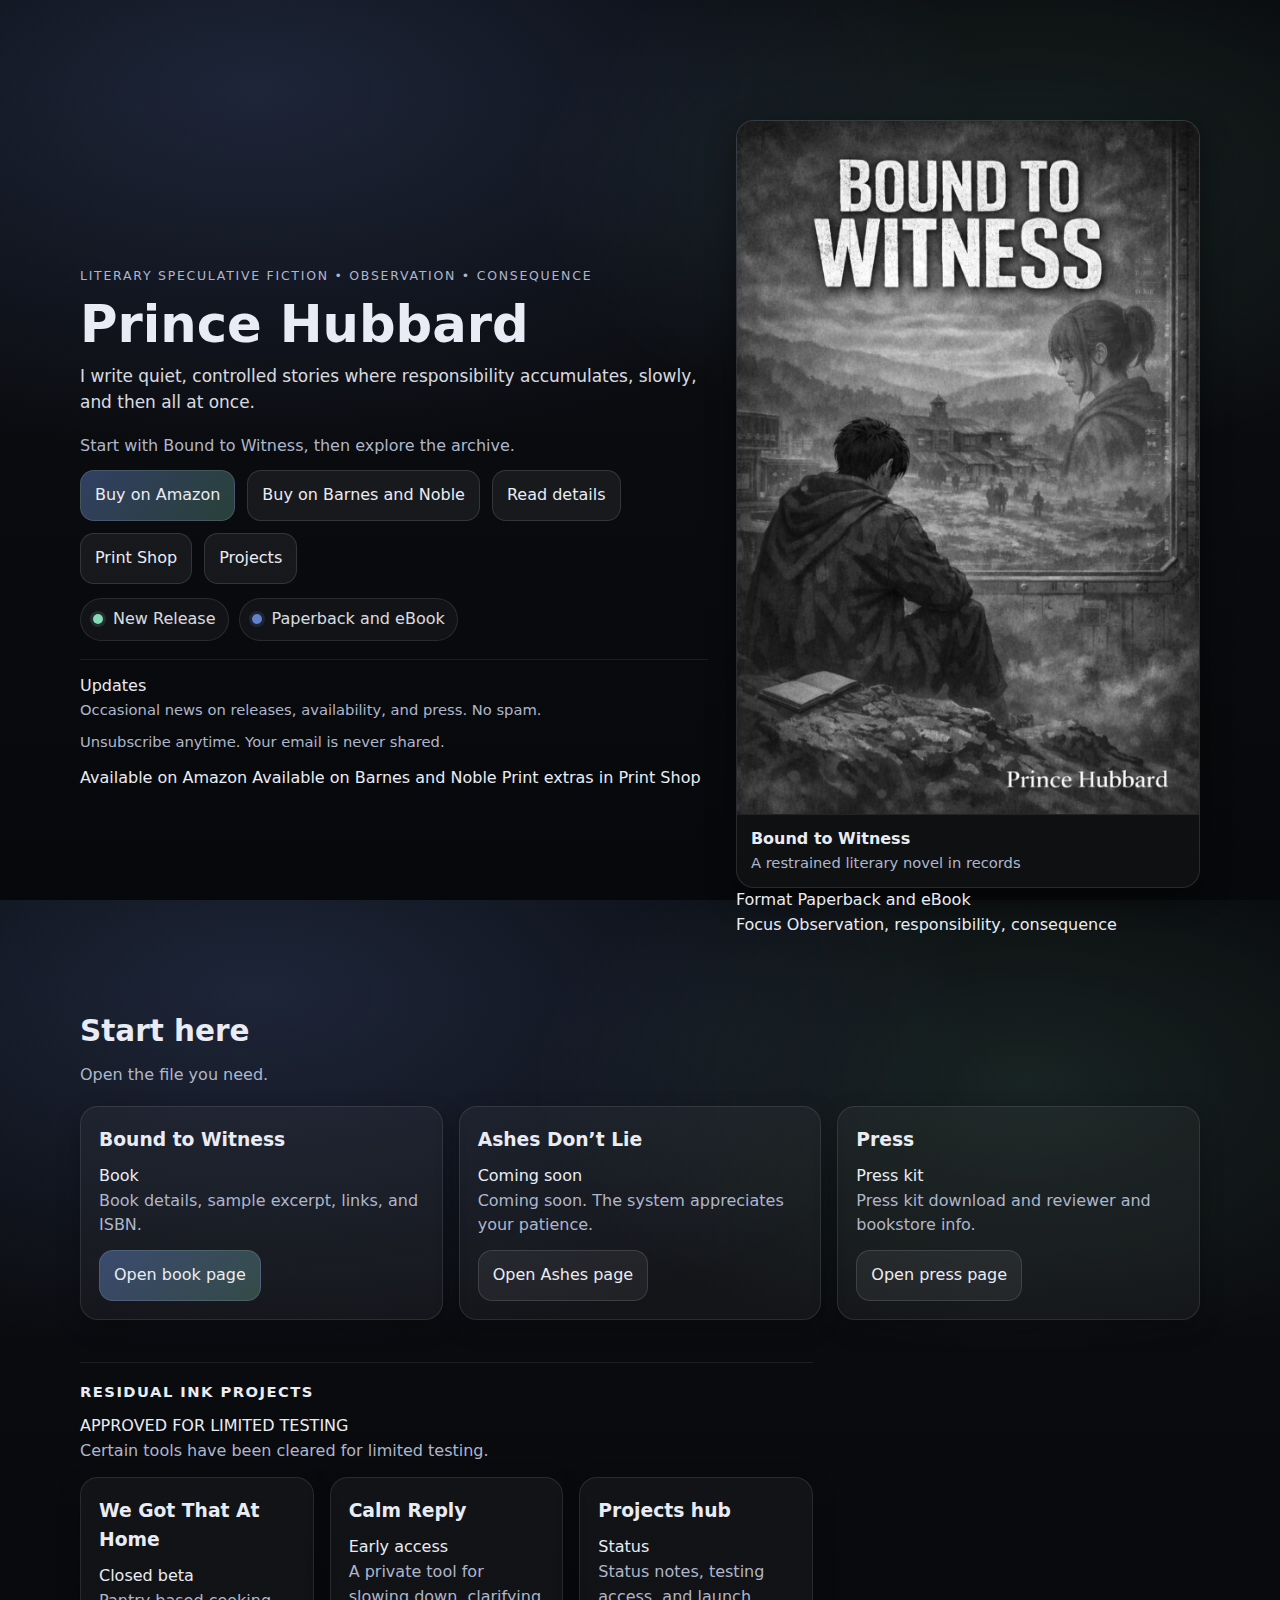
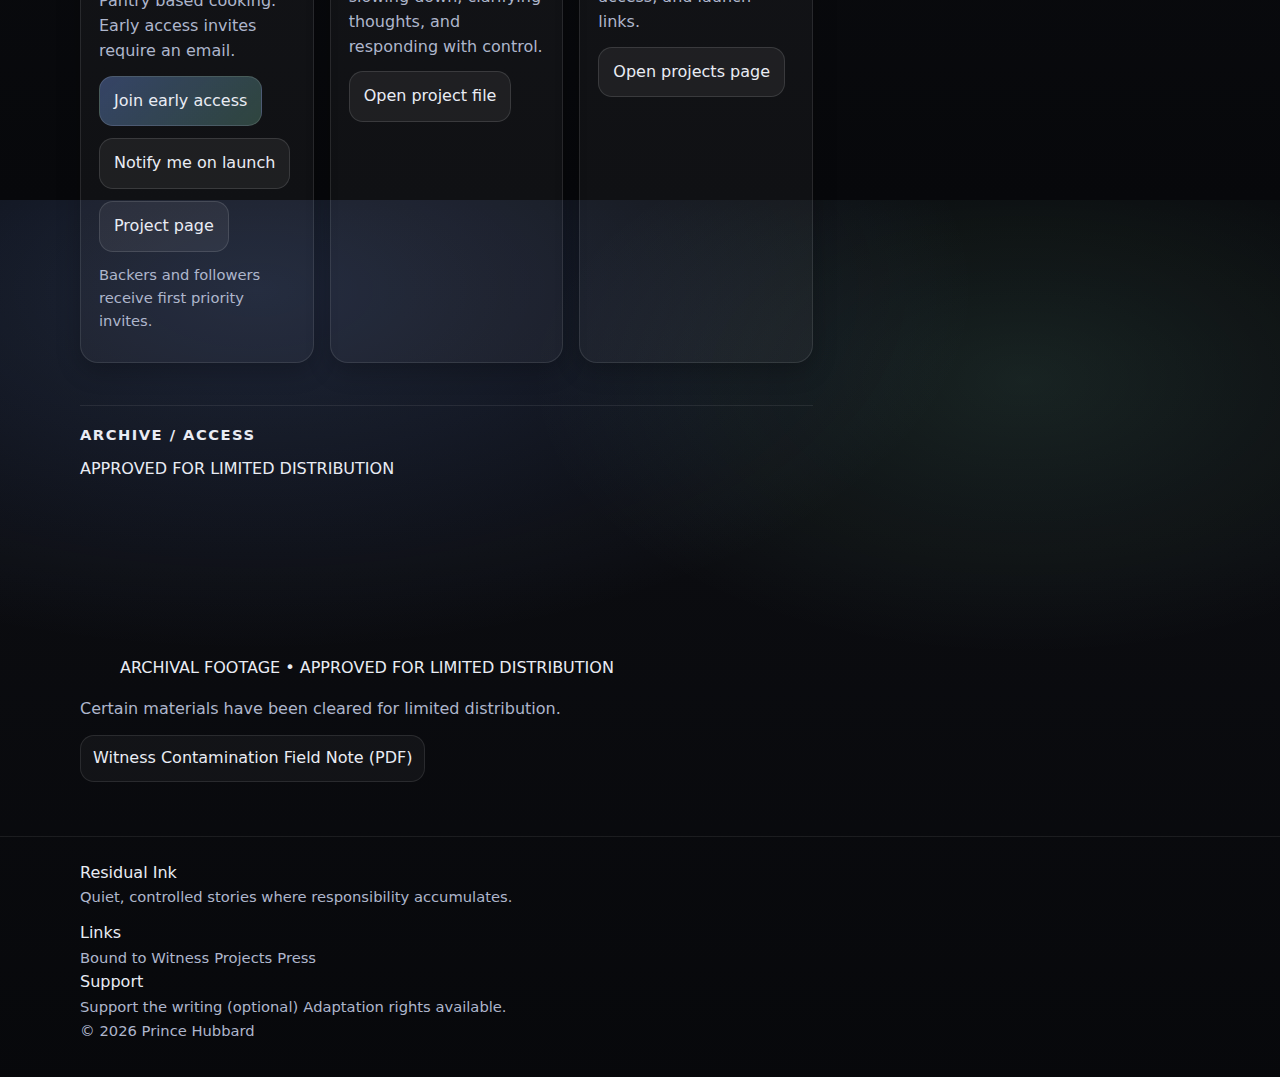
<file: index.html>
<!-- index.html (FULL REPLACEMENT) -->
<!doctype html>
<html lang="en">
<head>
  <meta
  name="description"
  content="We Got That At Home is on Kickstarter pre-launch. Follow now to support the smart pantry and recipe app."
/>
  <meta charset="utf-8" />
  <meta name="viewport" content="width=device-width,initial-scale=1" />

  <title>Prince Hubbard - Author of Bound to Witness</title>
  <meta name="description" content="Official author site of Prince Hubbard, author of Bound to Witness, a restrained literary speculative novel about observation, responsibility, and consequence. Read a sample excerpt and find paperback and ebook editions." />

  <link rel="canonical" href="https://stamina4days.github.io/" />
  <meta name="robots" content="index,follow" />
  <meta name="author" content="Prince Hubbard" />
  <meta name="theme-color" content="#111111" />
  <meta name="color-scheme" content="dark" />

  <meta property="og:title" content="Prince Hubbard - Author of Bound to Witness" />
  <meta property="og:description" content="Bound to Witness is a restrained literary speculative novel about observation, responsibility, and consequence." />
  <meta property="og:type" content="website" />
  <meta property="og:image" content="https://stamina4days.github.io/assets/og.jpg" />
  <meta property="og:url" content="https://stamina4days.github.io/" />

  <meta name="twitter:card" content="summary_large_image" />
  <meta name="twitter:title" content="Prince Hubbard - Author of Bound to Witness" />
  <meta name="twitter:description" content="Bound to Witness is a restrained literary speculative novel about observation, responsibility, and consequence." />
  <meta name="twitter:image" content="https://stamina4days.github.io/assets/og.jpg" />

  <link rel="icon" href="/assets/favicon.png" />
  <link rel="stylesheet" href="/styles.css?v=20260123c" />

  <link rel="preload" as="image" href="/assets/bound-to-witness-cover.jpg" />
</head>

<body data-page="home">
  <!-- Kickstarter Banner -->
<?php include "partials/kickstarter-banner.html"; ?>
  <a class="skip" href="#main">Skip to content</a>

  <!-- NAV (Injected from /partials/nav.html) -->
  <div id="siteNav" data-active="home"></div>

  <main id="main" tabindex="-1">

    <!-- HERO -->
    <section class="hero" id="top">
      <div class="container hero-grid">

        <div class="hero-copy">
          <p class="kicker">Literary speculative fiction • Observation • Consequence</p>

          <h1>Prince Hubbard</h1>

          <p class="lede">
            I write quiet, controlled stories where responsibility accumulates, slowly, and then all at once.
          </p>

          <p class="hero-direction muted">
            Start with Bound to Witness, then explore the archive.
          </p>

          <div class="hero-cta" aria-label="Primary actions">
            <a class="btn primary" href="https://www.amazon.com/dp/B0GH87NC3D" target="_blank" rel="noopener noreferrer">Buy on Amazon</a>
            <a class="btn" href="https://www.barnesandnoble.com/w/bound-to-witness-prince-hubbard/1149223535?ean=9798279626557" target="_blank" rel="noopener noreferrer">Buy on Barnes and Noble</a>
            <a class="btn" href="/book.html">Read details</a>
            <a class="btn ghost" href="https://www.zazzle.com/store/author_centric/products" target="_blank" rel="noopener noreferrer">Print Shop</a>
            <a class="btn ghost" href="/projects.html">Projects</a>
          </div>

          <div class="hero-meta" role="list" aria-label="Formats and status">
            <div class="meta-chip" role="listitem"><span class="dot" aria-hidden="true"></span><span>New Release</span></div>
            <div class="meta-chip" role="listitem"><span class="dot ghost" aria-hidden="true"></span><span>Paperback and eBook</span></div>
          </div>

          <div class="hero-signup" aria-label="Email updates">
            <div class="signup-head">
              <div class="signup-title">Updates</div>
              <div class="signup-sub fine muted">Occasional news on releases, availability, and press. No spam.</div>
            </div>

            <div class="ml-embedded" data-form="aDNlI7"></div>

            <p class="fine muted signup-fine">Unsubscribe anytime. Your email is never shared.</p>

            <noscript>
              <p class="fine muted">Email signup requires JavaScript.</p>
            </noscript>
          </div>

          <div class="trust-row" aria-label="Store availability">
            <span class="trust-pill">Available on Amazon</span>
            <span class="trust-pill">Available on Barnes and Noble</span>
            <span class="trust-pill">Print extras in Print Shop</span>
          </div>
        </div>

        <div class="hero-art">
          <figure class="cover cover--hero">
            <img
              src="/assets/bound-to-witness-cover.jpg"
              alt="Cover of Bound to Witness by Prince Hubbard"
              loading="eager"
              decoding="async"
              width="1200"
              height="1800"
            />
            <figcaption class="cover-caption">
              <span class="title">Bound to Witness</span>
              <span class="subtitle">A restrained literary novel in records</span>
            </figcaption>
          </figure>

          <div class="hero-proof" aria-label="Book snapshot">
            <div class="proof-item">
              <span class="proof-k">Format</span>
              <span class="proof-v">Paperback and eBook</span>
            </div>
            <div class="proof-item">
              <span class="proof-k">Focus</span>
              <span class="proof-v">Observation, responsibility, consequence</span>
            </div>
          </div>
        </div>

      </div>
    </section>

    <!-- START HERE -->
    <section class="section">
      <div class="container">
        <div class="section-head">
          <h2>Start here</h2>
          <p class="sub">Open the file you need.</p>
        </div>

        <div class="book-grid">
          <div class="book-card">
            <div class="card-top">
              <h3>Bound to Witness</h3>
              <span class="badge badge--accent">Book</span>
            </div>
            <p class="muted">Book details, sample excerpt, links, and ISBN.</p>
            <a class="btn primary" href="/book.html">Open book page</a>
          </div>

          <div class="book-card">
            <div class="card-top">
              <h3>Ashes Don’t Lie</h3>
              <span class="badge">Coming soon</span>
            </div>
            <p class="muted">Coming soon. The system appreciates your patience.</p>
            <a class="btn" href="/ashes.html">Open Ashes page</a>
          </div>

          <div class="book-card">
            <div class="card-top">
              <h3>Press</h3>
              <span class="badge">Press kit</span>
            </div>
            <p class="muted">Press kit download and reviewer and bookstore info.</p>
            <a class="btn" href="/press.html">Open press page</a>
          </div>
        </div>

        <!-- RESIDUAL INK PROJECTS -->
        <section id="projects" class="archive archive-wide" aria-label="Residual Ink Projects">
          <div class="archive-head">
            <h2>RESIDUAL INK PROJECTS</h2>
            <span class="stamp stamp--approved">APPROVED FOR LIMITED TESTING</span>
          </div>

          <p class="archive-line">Certain tools have been cleared for limited testing.</p>

          <div class="book-grid">
            <div class="book-card">
              <div class="card-top">
                <h3>We Got That At Home</h3>
                <span class="badge badge--accent">Closed beta</span>
              </div>

              <p class="muted">
                Pantry based cooking. Early access invites require an email.
              </p>

              <div class="hero-cta">
                <a class="btn primary" href="https://forms.gle/yyqn37eBV43st4oW6" target="_blank" rel="noopener noreferrer">
                  Join early access
                </a>
                <a class="btn" href="https://www.kickstarter.com/projects/622329881/183122359" target="_blank" rel="noopener noreferrer">
                  Notify me on launch
                </a>
                <a class="btn ghost" href="/projects.html">Project page</a>
              </div>

              <p class="fine muted" style="margin-top:10px;">
                Backers and followers receive first priority invites.
              </p>
            </div>

            <div class="book-card">
              <div class="card-top">
                <h3>Calm Reply</h3>
                <span class="badge">Early access</span>
              </div>
              <p class="muted">
                A private tool for slowing down, clarifying thoughts, and responding with control.
              </p>
              <a class="btn" href="/projects.html#calm-reply">Open project file</a>
            </div>

            <div class="book-card">
              <div class="card-top">
                <h3>Projects hub</h3>
                <span class="badge">Status</span>
              </div>
              <p class="muted">
                Status notes, testing access, and launch links.
              </p>
              <a class="btn" href="/projects.html">Open projects page</a>
            </div>
          </div>
        </section>

        <!-- ARCHIVE / ACCESS -->
        <section id="archive" class="archive archive-wide">
          <div class="archive-head">
            <h2>ARCHIVE / ACCESS</h2>
            <span class="stamp stamp--approved">APPROVED FOR LIMITED DISTRIBUTION</span>
          </div>

          <figure class="site-video">
            <video autoplay muted loop playsinline preload="metadata" aria-hidden="true">
              <source src="/assets/video/field-loop.mp4" type="video/mp4" />
            </video>
            <figcaption class="video-caption">
              ARCHIVAL FOOTAGE • APPROVED FOR LIMITED DISTRIBUTION
            </figcaption>
          </figure>

          <p class="archive-line">Certain materials have been cleared for limited distribution.</p>

          <div class="archive-links">
            <a class="archive-link" href="/archive/Witness_Contamination_Field_Note_Archive_Edition.pdf" target="_blank" rel="noopener noreferrer">
              Witness Contamination Field Note (PDF)
            </a>
          </div>
        </section>

      </div>
    </section>

    <footer class="site-footer">
      <div class="container footer-grid">
        <div class="footer-col">
          <div class="footer-brand">Residual Ink</div>
          <p class="fine muted">Quiet, controlled stories where responsibility accumulates.</p>
        </div>

        <div class="footer-col">
          <div class="footer-head">Links</div>
          <div class="footer-links">
            <a class="fine muted" href="/book.html">Bound to Witness</a>
            <a class="fine muted" href="/projects.html">Projects</a>
            <a class="fine muted" href="/press.html">Press</a>
          </div>
        </div>

        <div class="footer-col">
          <div class="footer-head">Support</div>
          <div class="footer-links">
            <a class="fine muted" href="https://paypal.me/PrinceDukeHubbard" target="_blank" rel="noopener noreferrer">Support the writing (optional)</a>
            <span class="fine muted">Adaptation rights available.</span>
          </div>
        </div>

        <div class="footer-col footer-copy">
          <div class="fine muted">
            © <span id="year"></span> Prince Hubbard
          </div>
        </div>
      </div>
    </footer>

  </main>

  <script src="/script.js" defer></script>

  <!-- MailerLite Universal Script -->
  <script>
  (function(w,d,e,u,f,l,n){
    w[f]=w[f]||function(){(w[f].q=w[f].q||[]).push(arguments);};
    l=d.createElement(e); l.async=1; l.src=u;
    n=d.getElementsByTagName(e)[0]; n.parentNode.insertBefore(l,n);
  })(window,document,'script','https://assets.mailerlite.com/js/universal.js','ml');
  ml('account', '2047761');
  </script>

</body>
</html>
</file>
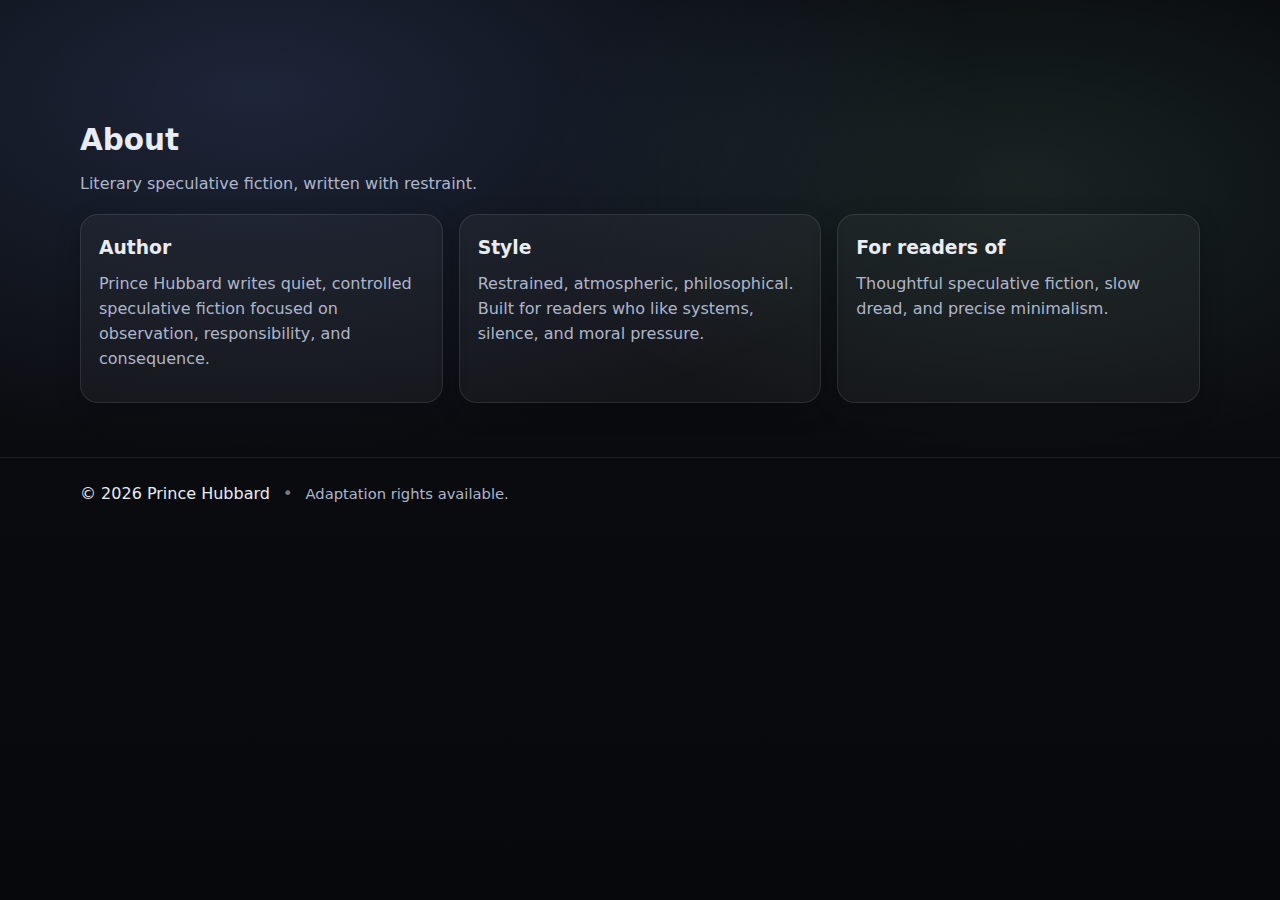
<file: about.html>
<!doctype html>
<html lang="en">
<head>
  <meta charset="utf-8" />
  <meta name="viewport" content="width=device-width,initial-scale=1" />

  <title>About — Prince Hubbard</title>
  <meta name="description" content="About Prince Hubbard and his restrained literary speculative fiction." />

  <link rel="canonical" href="https://stamina4days.github.io/about.html" />
  <meta name="robots" content="index,follow" />
  <meta name="author" content="Prince Hubbard" />

  <meta property="og:title" content="About — Prince Hubbard" />
  <meta property="og:description" content="Literary speculative fiction, written with restraint." />
  <meta property="og:type" content="website" />
  <meta property="og:image" content="https://stamina4days.github.io/assets/og.jpg" />
  <meta property="og:url" content="https://stamina4days.github.io/about.html" />

  <meta name="twitter:card" content="summary_large_image" />
  <meta name="twitter:title" content="About — Prince Hubbard" />
  <meta name="twitter:description" content="Literary speculative fiction, written with restraint." />
  <meta name="twitter:image" content="https://stamina4days.github.io/assets/og.jpg" />

  <link rel="icon" href="assets/favicon.png" />
  <link rel="stylesheet" href="styles.css" />
  <meta name="theme-color" content="#111111" />
</head>

<body>
<a class="skip" href="#main">Skip to content</a>

<!-- Shared nav include (active = about) -->
<div id="siteNav" data-active="about"></div>

<main id="main">
  <section class="section">
    <div class="container">
      <div class="section-head">
        <h2>About</h2>
        <p class="sub">Literary speculative fiction, written with restraint.</p>
      </div>

      <div class="book-grid">
        <div class="book-card">
          <h3>Author</h3>
          <p class="muted">Prince Hubbard writes quiet, controlled speculative fiction focused on observation, responsibility, and consequence.</p>
        </div>

        <div class="book-card">
          <h3>Style</h3>
          <p class="muted">Restrained, atmospheric, philosophical. Built for readers who like systems, silence, and moral pressure.</p>
        </div>

        <div class="book-card">
          <h3>For readers of</h3>
          <p class="muted">Thoughtful speculative fiction, slow dread, and precise minimalism.</p>
        </div>
      </div>
    </div>
  </section>

  <footer class="site-footer">
    <div class="container footer-inner">
      <div>
        © <span id="year"></span> Prince Hubbard
        <span class="sep">•</span>
        <span class="fine muted">Adaptation rights available.</span>
      </div>
    </div>
  </footer>
</main>

<script src="script.js" defer></script>
</body>
</html>
</file>
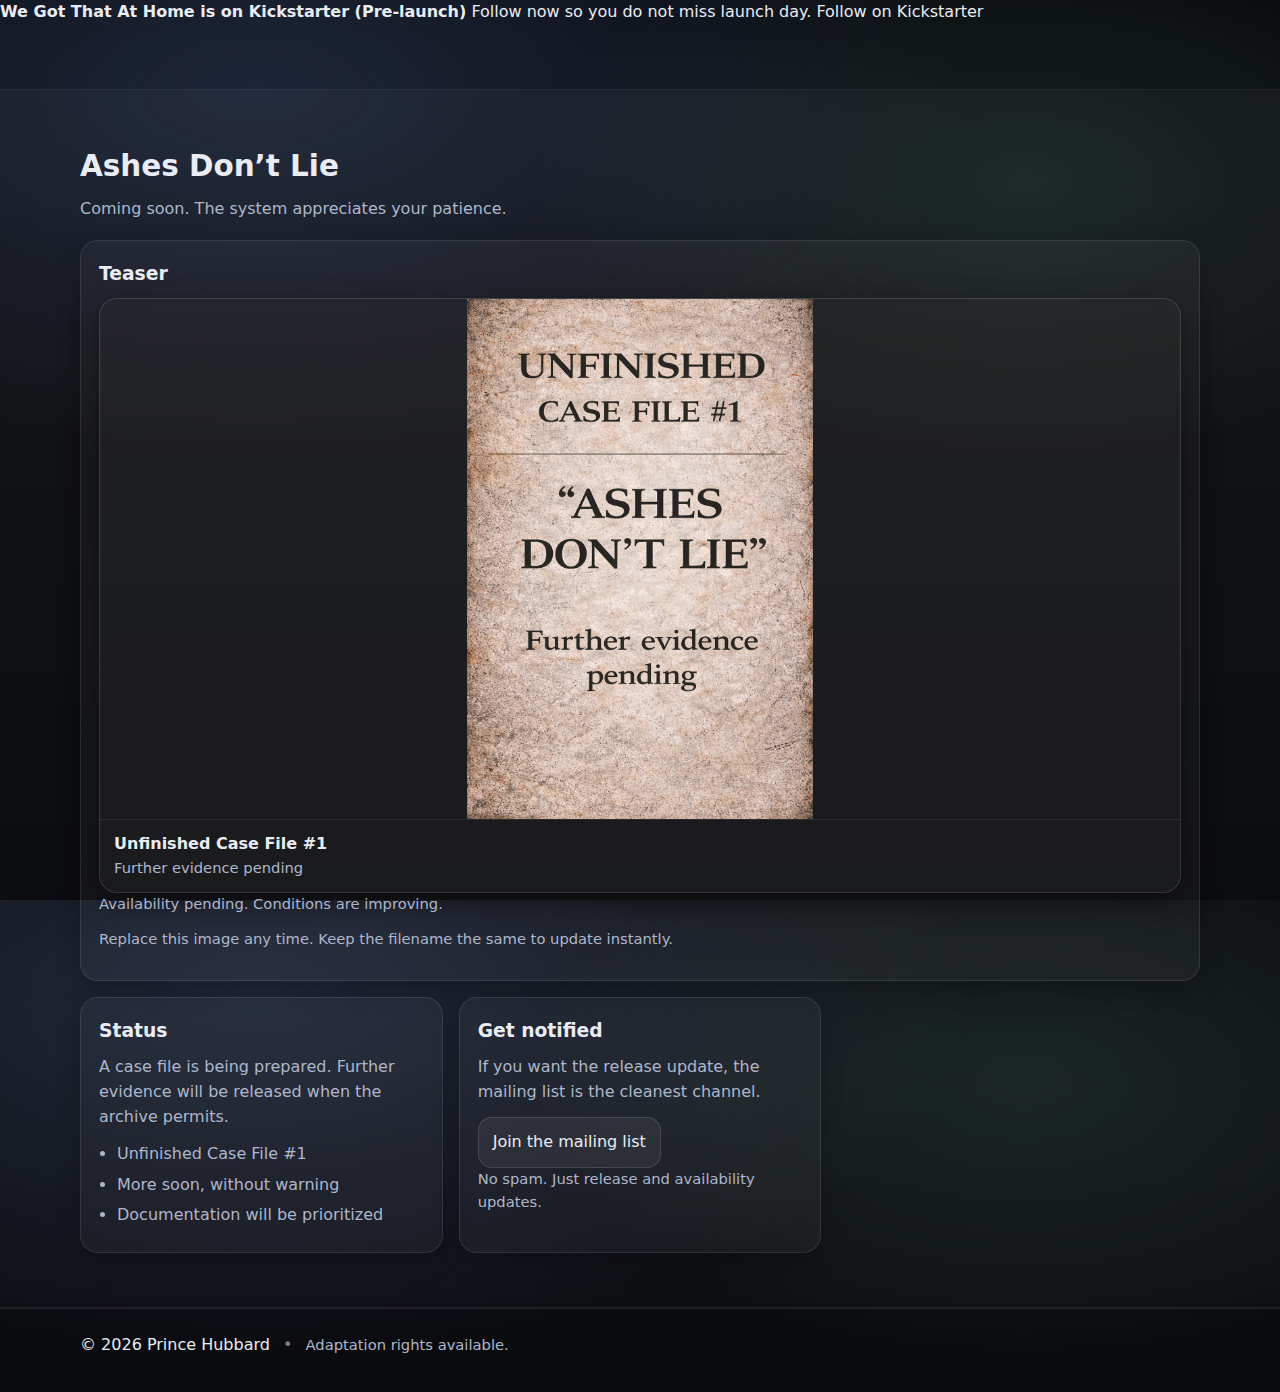
<file: ashes.html>
<!doctype html>
<html lang="en">
<head>
  <meta charset="utf-8" />
  <meta name="viewport" content="width=device-width,initial-scale=1" />

  <title>Ashes Don’t Lie — Coming Soon</title>
  <meta name="description" content="Ashes Don’t Lie (coming soon). A case file is being prepared. Further evidence pending." />

  <link rel="canonical" href="https://stamina4days.github.io/ashes.html" />
  <meta name="robots" content="index,follow" />
  <meta name="author" content="Prince Hubbard" />

  <meta property="og:title" content="Ashes Don’t Lie — Coming Soon" />
  <meta property="og:description" content="Coming soon. The system appreciates your patience." />
  <meta property="og:type" content="website" />
  <meta property="og:image" content="https://stamina4days.github.io/assets/og.jpg" />
  <meta property="og:url" content="https://stamina4days.github.io/ashes.html" />

  <meta name="twitter:card" content="summary_large_image" />
  <meta name="twitter:title" content="Ashes Don’t Lie — Coming Soon" />
  <meta name="twitter:description" content="Coming soon. The system appreciates your patience." />
  <meta name="twitter:image" content="https://stamina4days.github.io/assets/og.jpg" />

  <link rel="icon" href="assets/favicon.png" />
  <link rel="stylesheet" href="styles.css" />
  <meta name="theme-color" content="#111111" />
</head>

<body data-page="ashes">
  <div class="ks-banner">
  <div class="ks-inner">
    <strong>We Got That At Home is on Kickstarter (Pre-launch)</strong>
    <span>Follow now so you do not miss launch day.</span>
    <a
      class="ks-btn"
      href="https://www.kickstarter.com/projects/residualink/we-got-that-at-home-cook-with-what-you-already-have"
      target="_blank"
      rel="noopener"
    >
      Follow on Kickstarter
    </a>
  </div>
  </div>
<a class="skip" href="#main">Skip to content</a>

<!-- Shared nav include (active = ashes) -->
<div id="siteNav" data-active="ashes"></div>

<main id="main">
  <section class="section alt">
    <div class="container">
      <div class="section-head">
        <h2>Ashes Don’t Lie</h2>
        <p class="sub">Coming soon. The system appreciates your patience.</p>
      </div>

      <div class="book-grid">
        <!-- Teaser: full-width artifact, with scroll-activated classified treatment -->
        <div class="book-card ashes-teaser-card" data-classified>
          <h3>Teaser</h3>

          <figure class="cover cover--contain">
            <img
              src="assets/ashes-teaser.jpeg"
              alt="Teaser image for Ashes Don’t Lie by Prince Hubbard"
              loading="lazy"
              decoding="async"
            />
            <figcaption class="cover-caption">
              <span class="title">Unfinished Case File #1</span>
              <span class="subtitle">Further evidence pending</span>
            </figcaption>
          </figure>

          <!-- This block is what lets spacing land cleanly below the teaser -->
          <div class="ashes-status">
            <p class="fine muted">Availability pending. Conditions are improving.</p>
          </div>

          <p class="fine muted">
            Replace this image any time. Keep the filename the same to update instantly.
          </p>
        </div>

        <div class="book-card">
          <h3>Status</h3>
          <p class="muted">A case file is being prepared. Further evidence will be released when the archive permits.</p>
          <ul class="bullets">
            <li>Unfinished Case File #1</li>
            <li>More soon, without warning</li>
            <li>Documentation will be prioritized</li>
          </ul>
        </div>

        <div class="book-card">
          <h3>Get notified</h3>
          <p class="muted">If you want the release update, the mailing list is the cleanest channel.</p>
          <a class="btn" href="/">Join the mailing list</a>
          <p class="fine muted">No spam. Just release and availability updates.</p>
        </div>
      </div>
    </div>
  </section>

  <footer class="site-footer">
    <div class="container footer-inner">
      <div>
        © <span id="year"></span> Prince Hubbard
        <span class="sep">•</span>
        <span class="fine muted">Adaptation rights available.</span>
      </div>
    </div>
  </footer>
</main>

<script src="script.js" defer></script>
</body>
</html>
</file>
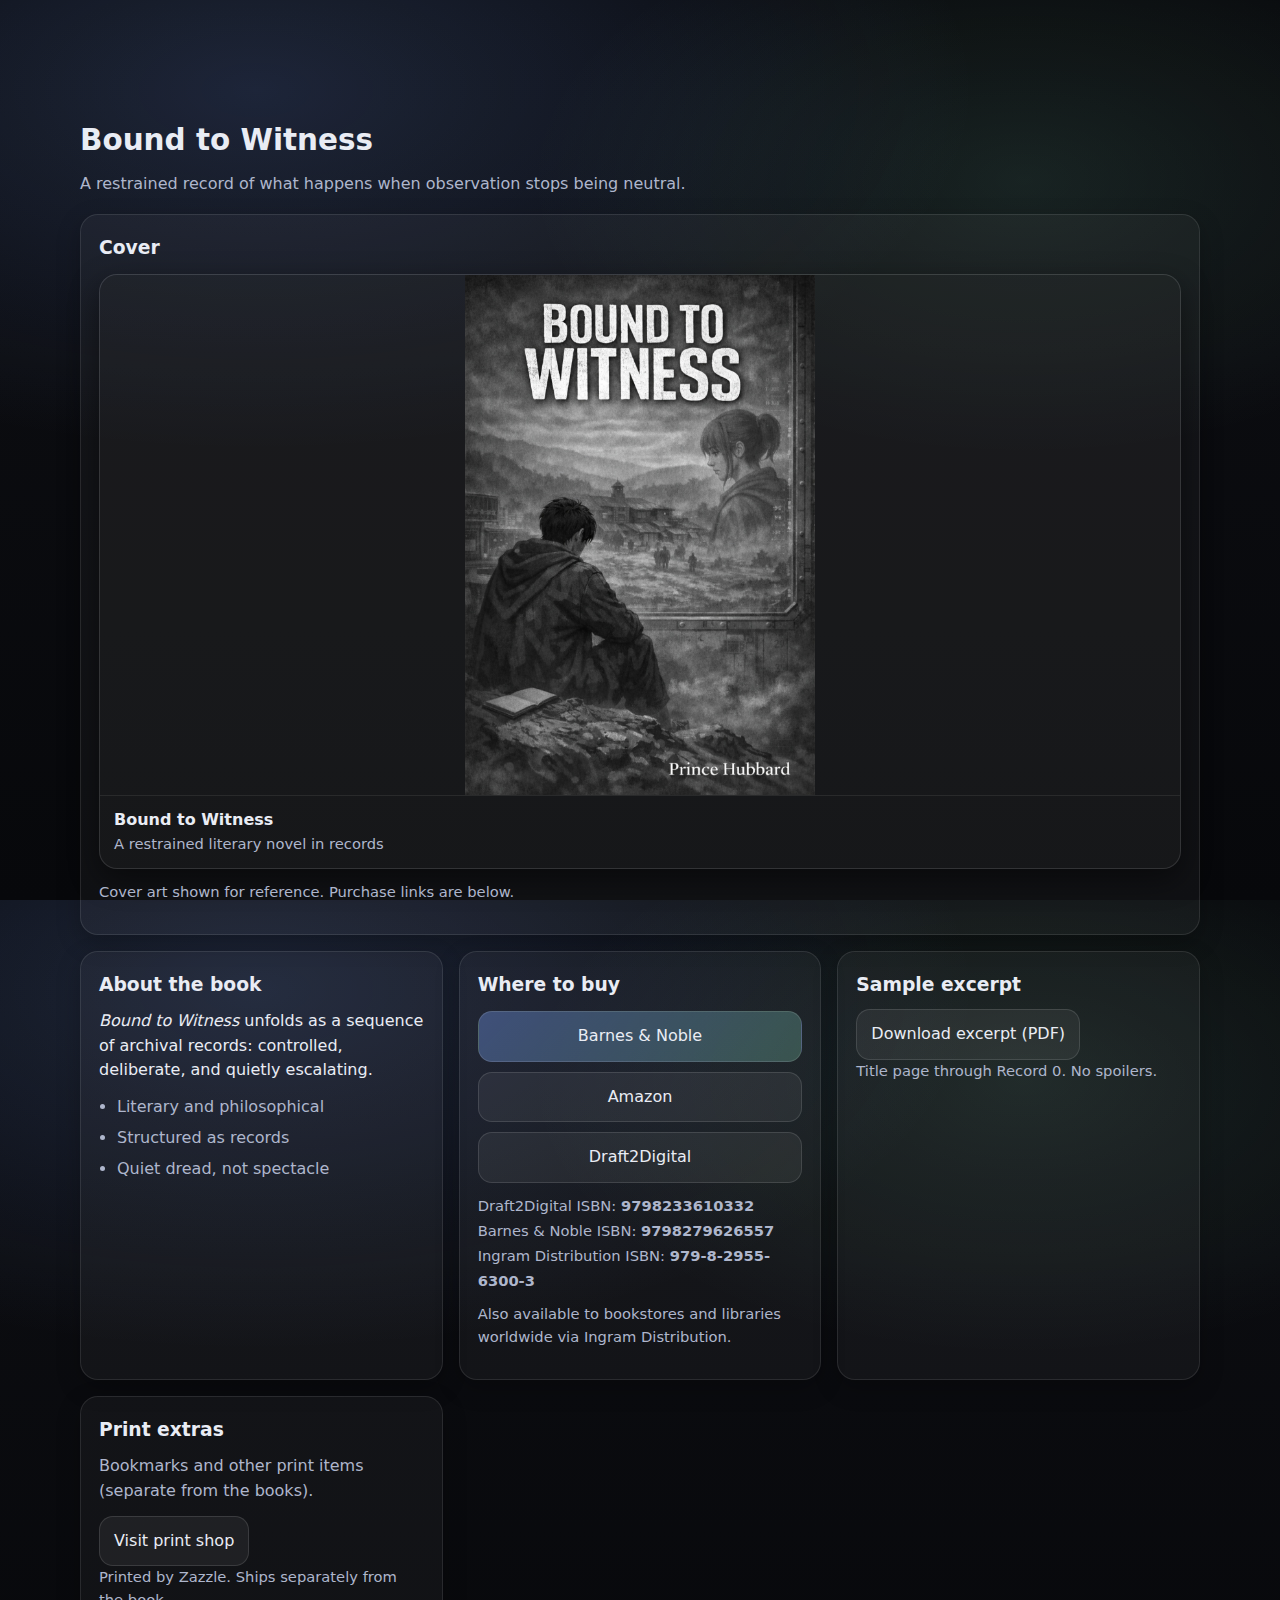
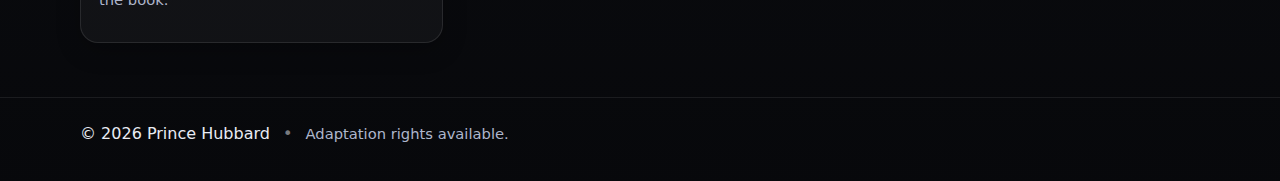
<file: book.html>
<!doctype html>
<html lang="en">
<head>
  <meta charset="utf-8" />
  <meta name="viewport" content="width=device-width,initial-scale=1" />

  <title>Bound to Witness — Prince Hubbard</title>
  <meta name="description" content="Bound to Witness by Prince Hubbard. Where to buy, ISBNs, and a spoiler-free sample excerpt." />

  <link rel="canonical" href="https://stamina4days.github.io/book.html" />
  <meta name="robots" content="index,follow" />
  <meta name="author" content="Prince Hubbard" />

  <meta property="og:title" content="Bound to Witness — Prince Hubbard" />
  <meta property="og:description" content="A restrained record of what happens when observation stops being neutral." />
  <meta property="og:type" content="website" />
  <meta property="og:image" content="https://stamina4days.github.io/assets/og.jpg" />
  <meta property="og:url" content="https://stamina4days.github.io/book.html" />

  <meta name="twitter:card" content="summary_large_image" />
  <meta name="twitter:title" content="Bound to Witness — Prince Hubbard" />
  <meta name="twitter:description" content="A restrained record of what happens when observation stops being neutral." />
  <meta name="twitter:image" content="https://stamina4days.github.io/assets/og.jpg" />

  <link rel="icon" href="assets/favicon.png" />
  <link rel="stylesheet" href="styles.css?v=20260120" />
  <meta name="theme-color" content="#111111" />
</head>

<body data-page="book">
<a class="skip" href="#main">Skip to content</a>

<!-- Shared nav include (active = book) -->
<div id="siteNav" data-active="book"></div>

<main id="main">
  <section class="section">
    <div class="container">
      <div class="section-head">
        <h2>Bound to Witness</h2>
        <p class="sub">A restrained record of what happens when observation stops being neutral.</p>
      </div>

      <div class="book-grid">

        <!-- Cover card (full width via CSS, no inline styles) -->
        <div class="book-card cover-card">
          <h3>Cover</h3>

          <figure class="cover cover--contain" style="margin-top:12px">
            <img
              src="assets/bound-to-witness-cover.jpg"
              alt="Cover of Bound to Witness by Prince Hubbard"
              loading="lazy"
              decoding="async"
            />
            <figcaption class="cover-caption">
              <span class="title">Bound to Witness</span>
              <span class="subtitle">A restrained literary novel in records</span>
            </figcaption>
          </figure>

          <p class="fine muted" style="margin-top:12px">
            Cover art shown for reference. Purchase links are below.
          </p>
        </div>

        <div class="book-card">
          <h3>About the book</h3>
          <p><em>Bound to Witness</em> unfolds as a sequence of archival records: controlled, deliberate, and quietly escalating.</p>
          <ul class="bullets">
            <li>Literary and philosophical</li>
            <li>Structured as records</li>
            <li>Quiet dread, not spectacle</li>
          </ul>
        </div>

        <div class="book-card">
          <h3>Where to buy</h3>

          <div class="buy-buttons">
            <a class="btn primary" href="https://www.barnesandnoble.com/w/bound-to-witness-prince-hubbard/1149223535?ean=9798279626557" target="_blank" rel="noopener noreferrer">Barnes &amp; Noble</a>
            <a class="btn" href="https://www.amazon.com/dp/B0GH87NC3D" target="_blank" rel="noopener noreferrer">Amazon</a>
            <a class="btn" href="https://draft2digital.com/book/4082375#print" target="_blank" rel="noopener noreferrer">Draft2Digital</a>
          </div>

          <!-- ISBN block (clean + readable on mobile) -->
          <div class="fine" style="margin-top:10px; line-height:1.7;">
            <div><span class="muted">Draft2Digital ISBN:</span> <strong>9798233610332</strong></div>
            <div><span class="muted">Barnes &amp; Noble ISBN:</span> <strong>9798279626557</strong></div>
            <div><span class="muted">Ingram Distribution ISBN:</span> <strong>979-8-2955-6300-3</strong></div>
          </div>

          <p class="fine muted" style="margin-top:10px;">
            Also available to bookstores and libraries worldwide via Ingram Distribution.
          </p>
        </div>

        <div class="book-card">
          <h3>Sample excerpt</h3>
          <a class="btn" href="assets/sample.pdf" target="_blank" rel="noopener noreferrer">Download excerpt (PDF)</a>
          <p class="fine muted">Title page through Record 0. No spoilers.</p>
        </div>

        <div class="book-card">
          <h3>Print extras</h3>
          <p class="muted">Bookmarks and other print items (separate from the books).</p>
          <a class="btn" href="https://www.zazzle.com/store/author_centric/products" target="_blank" rel="noopener noreferrer">Visit print shop</a>
          <p class="fine muted">Printed by Zazzle. Ships separately from the book.</p>
        </div>

      </div>
    </div>
  </section>

  <footer class="site-footer">
    <div class="container footer-inner">
      <div>
        © <span id="year"></span> Prince Hubbard
        <span class="sep">•</span>
        <span class="fine muted">Adaptation rights available.</span>
      </div>
    </div>
  </footer>
</main>

<script src="script.js" defer></script>
</body>
</html>
</file>
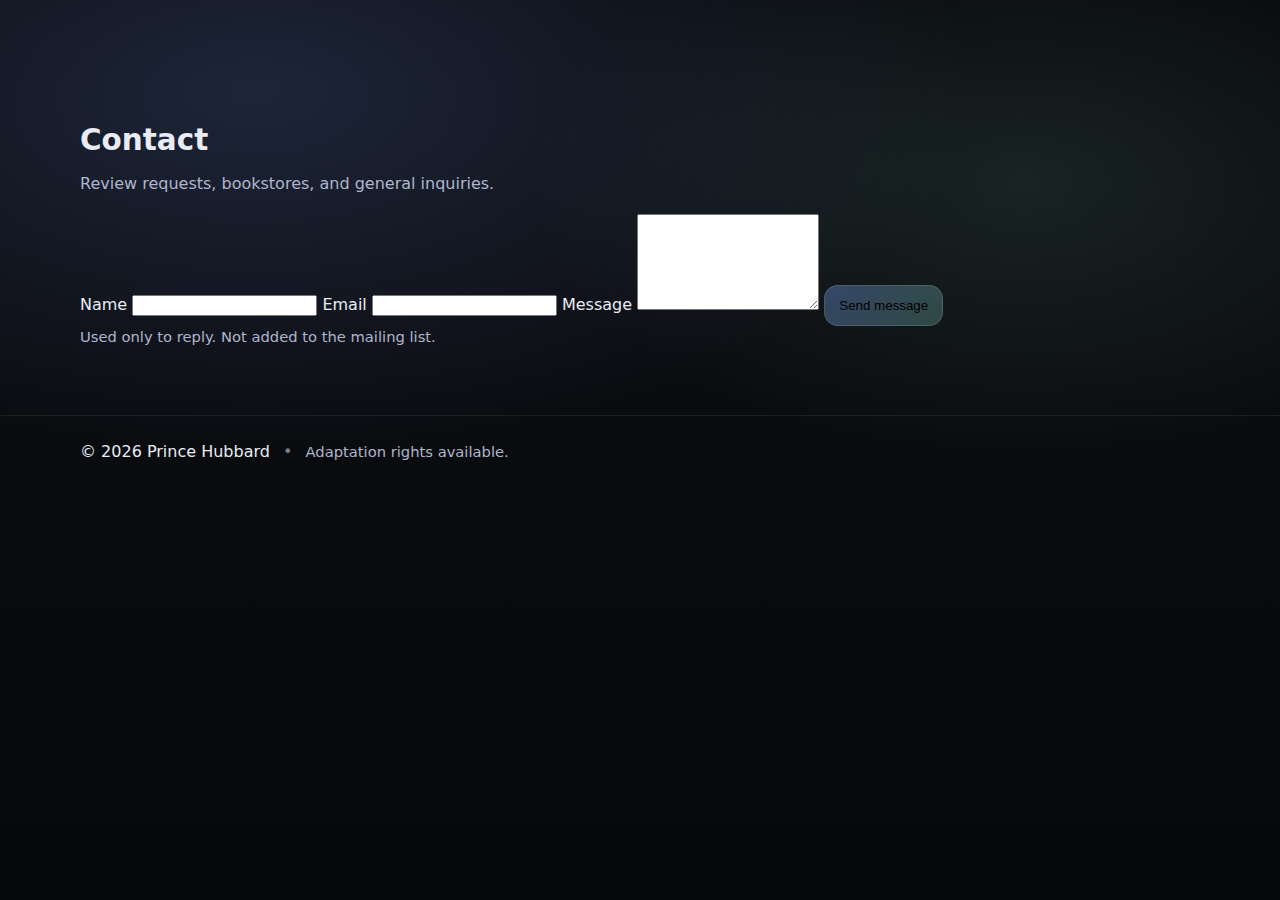
<file: contact.html>
<!doctype html>
<html lang="en">
<head>
  <meta charset="utf-8" />
  <meta name="viewport" content="width=device-width,initial-scale=1" />

  <title>Contact — Prince Hubbard</title>
  <meta name="description" content="Contact Prince Hubbard for review requests, bookstore inquiries, and general questions." />

  <link rel="canonical" href="https://stamina4days.github.io/contact.html" />
  <meta name="robots" content="index,follow" />
  <meta name="author" content="Prince Hubbard" />

  <meta property="og:title" content="Contact — Prince Hubbard" />
  <meta property="og:description" content="Review requests, bookstores, and general inquiries." />
  <meta property="og:type" content="website" />
  <meta property="og:image" content="https://stamina4days.github.io/assets/og.jpg" />
  <meta property="og:url" content="https://stamina4days.github.io/contact.html" />

  <meta name="twitter:card" content="summary_large_image" />
  <meta name="twitter:title" content="Contact — Prince Hubbard" />
  <meta name="twitter:description" content="Review requests, bookstores, and general inquiries." />
  <meta name="twitter:image" content="https://stamina4days.github.io/assets/og.jpg" />

  <link rel="icon" href="assets/favicon.png" />
  <link rel="stylesheet" href="styles.css" />
  <meta name="theme-color" content="#111111" />
</head>

<body>
<a class="skip" href="#main">Skip to content</a>

<!-- Shared nav include (active = contact) -->
<div id="siteNav" data-active="contact"></div>

<main id="main">
  <section class="section">
    <div class="container">
      <div class="section-head">
        <h2>Contact</h2>
        <p class="sub">Review requests, bookstores, and general inquiries.</p>
      </div>

      <form class="form" action="https://formspree.io/f/xkoojzbr" method="POST">
        <input type="hidden" name="form_type" value="contact_message" />

        <label>
          Name
          <input name="name" autocomplete="name" required />
        </label>

        <label>
          Email
          <input name="email" type="email" autocomplete="email" required />
        </label>

        <label>
          Message
          <textarea name="message" rows="6" required></textarea>
        </label>

        <button class="btn primary" type="submit">Send message</button>
        <p class="fine muted">Used only to reply. Not added to the mailing list.</p>
      </form>
    </div>
  </section>

  <footer class="site-footer">
    <div class="container footer-inner">
      <div>
        © <span id="year"></span> Prince Hubbard
        <span class="sep">•</span>
        <span class="fine muted">Adaptation rights available.</span>
      </div>
    </div>
  </footer>
</main>

<script src="script.js" defer></script>
</body>
</html>
</file>
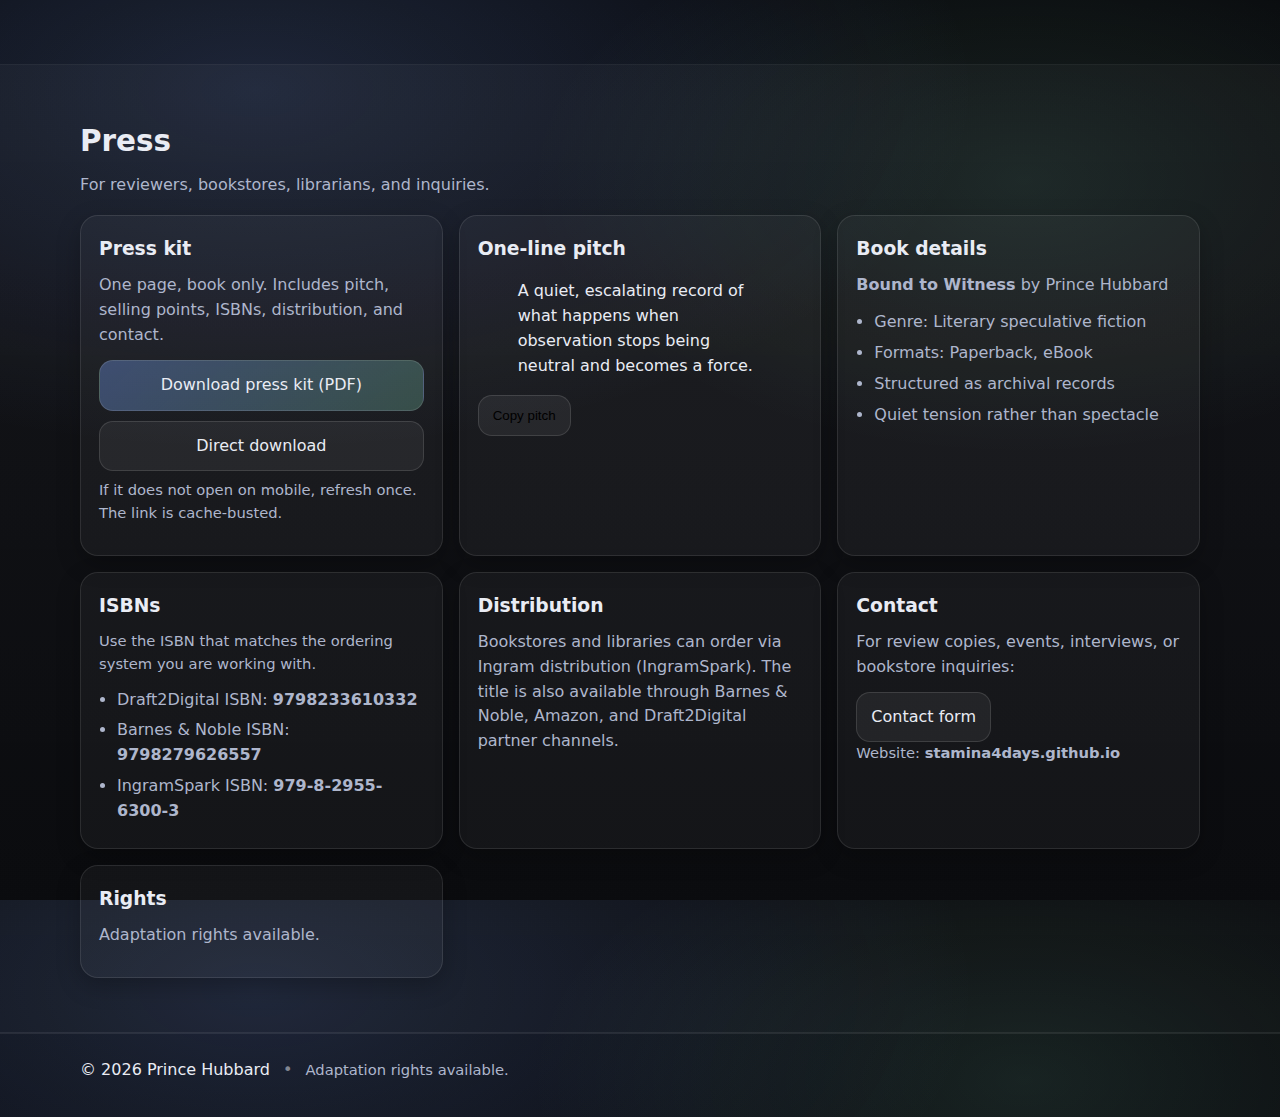
<file: press.html>
<!doctype html>
<html lang="en">
<head>
  <meta charset="utf-8" />
  <meta name="viewport" content="width=device-width,initial-scale=1" />

  <title>Press — Prince Hubbard</title>
  <meta name="description" content="Press resources, press kit download, and bookstore and library inquiries for Bound to Witness." />

  <link rel="canonical" href="https://stamina4days.github.io/press.html" />
  <meta name="robots" content="index,follow" />
  <meta name="author" content="Prince Hubbard" />

  <meta property="og:title" content="Press — Prince Hubbard" />
  <meta property="og:description" content="Press kit, review requests, and bookstore and library info." />
  <meta property="og:type" content="website" />
  <meta property="og:image" content="https://stamina4days.github.io/assets/og.jpg" />
  <meta property="og:url" content="https://stamina4days.github.io/press.html" />

  <meta name="twitter:card" content="summary_large_image" />
  <meta name="twitter:title" content="Press — Prince Hubbard" />
  <meta name="twitter:description" content="Press kit, review requests, and bookstore and library info." />
  <meta name="twitter:image" content="https://stamina4days.github.io/assets/og.jpg" />

  <link rel="icon" href="assets/favicon.png" />
  <link rel="stylesheet" href="styles.css" />
  <meta name="theme-color" content="#111111" />
</head>

<body data-page="press">
<a class="skip" href="#main">Skip to content</a>

<!-- Shared nav include (active = press) -->
<div id="siteNav" data-active="press"></div>

<main id="main">
  <section class="section alt">
    <div class="container">
      <div class="section-head">
        <h2>Press</h2>
        <p class="sub">For reviewers, bookstores, librarians, and inquiries.</p>
      </div>

      <div class="book-grid">

        <div class="book-card">
          <h3>Press kit</h3>
          <p class="muted">One page, book only. Includes pitch, selling points, ISBNs, distribution, and contact.</p>

          <div class="buy-buttons">
            <a class="btn primary"
               href="/assets/press-kit.pdf?v=2"
               target="_blank"
               rel="noopener">
              Download press kit (PDF)
            </a>

            <a class="btn"
               href="/assets/press-kit.pdf?v=2"
               download
               rel="noopener">
              Direct download
            </a>
          </div>

          <p class="fine muted">If it does not open on mobile, refresh once. The link is cache-busted.</p>
        </div>

        <div class="book-card">
          <h3>One-line pitch</h3>
          <blockquote>
            A quiet, escalating record of what happens when observation stops being neutral and becomes a force.
          </blockquote>
          <button class="btn" type="button" id="copyPitch">Copy pitch</button>
          <p class="fine muted" id="copyStatus" aria-live="polite"></p>
        </div>

        <div class="book-card">
          <h3>Book details</h3>
          <p class="muted"><strong>Bound to Witness</strong> by Prince Hubbard</p>
          <ul class="bullets">
            <li>Genre: Literary speculative fiction</li>
            <li>Formats: Paperback, eBook</li>
            <li>Structured as archival records</li>
            <li>Quiet tension rather than spectacle</li>
          </ul>
        </div>

        <div class="book-card">
          <h3>ISBNs</h3>
          <p class="fine muted">Use the ISBN that matches the ordering system you are working with.</p>
          <ul class="bullets">
            <li>Draft2Digital ISBN: <strong>9798233610332</strong></li>
            <li>Barnes &amp; Noble ISBN: <strong>9798279626557</strong></li>
            <li>IngramSpark ISBN: <strong>979-8-2955-6300-3</strong></li>
          </ul>
        </div>

        <div class="book-card">
          <h3>Distribution</h3>
          <p class="muted">
            Bookstores and libraries can order via Ingram distribution (IngramSpark). The title is also available through Barnes &amp; Noble, Amazon, and Draft2Digital partner channels.
          </p>
        </div>

        <div class="book-card">
          <h3>Contact</h3>
          <p class="muted">For review copies, events, interviews, or bookstore inquiries:</p>
          <a class="btn" href="/contact.html">Contact form</a>
          <p class="fine muted">Website: <strong>stamina4days.github.io</strong></p>
        </div>

        <div class="book-card">
          <h3>Rights</h3>
          <p class="muted">Adaptation rights available.</p>
        </div>

      </div>
    </div>
  </section>

  <footer class="site-footer">
    <div class="container footer-inner">
      <div>
        © <span id="year"></span> Prince Hubbard
        <span class="sep">•</span>
        <span class="fine muted">Adaptation rights available.</span>
      </div>
    </div>
  </footer>
</main>

<script src="script.js" defer></script>
</body>
</html>
</file>
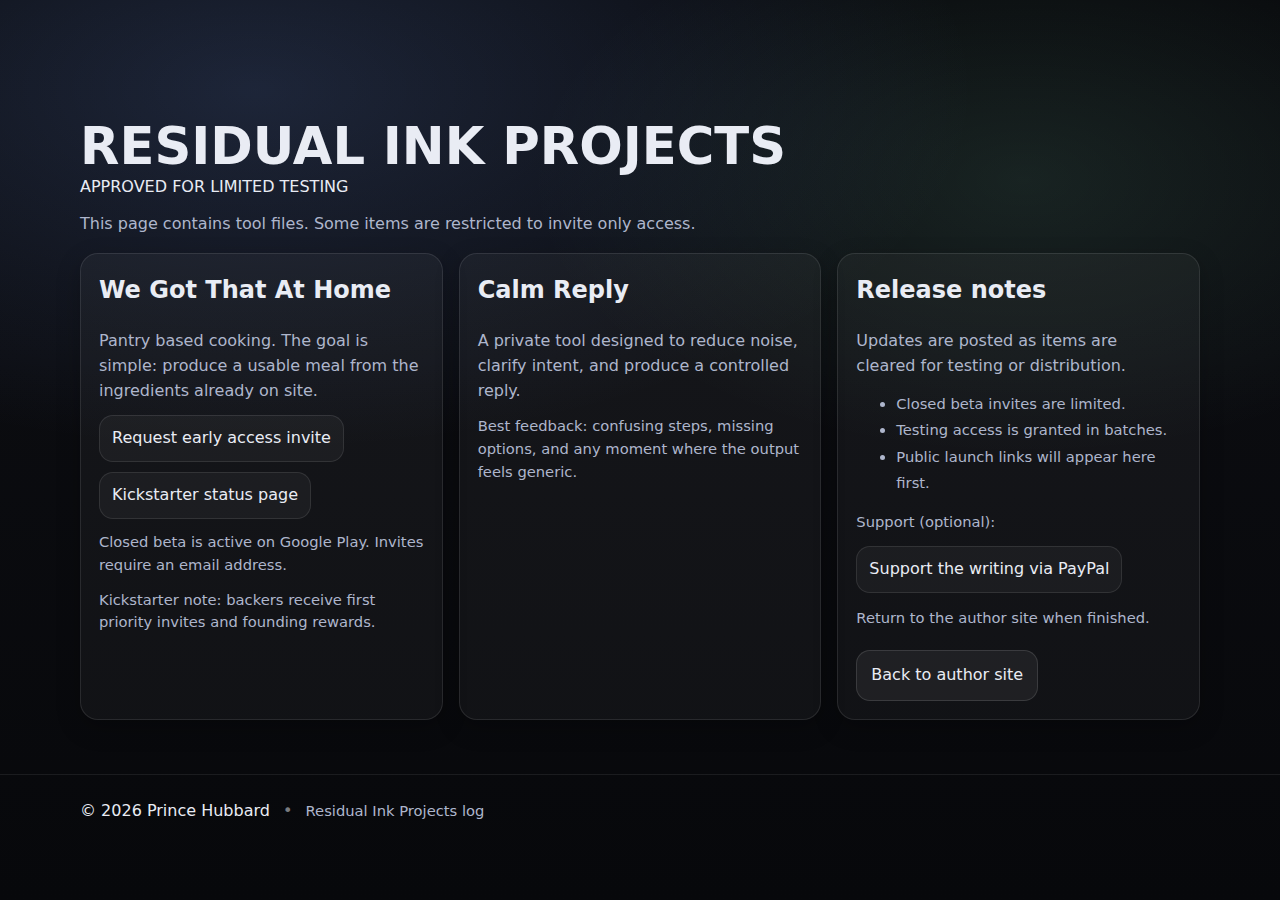
<file: projects.html>
<!doctype html>
<html lang="en">
<head>
  <meta charset="utf-8" />
  <meta name="viewport" content="width=device-width,initial-scale=1" />

  <title>Residual Ink Projects</title>
  <meta name="description" content="Residual Ink Projects. Limited testing logs and approved releases." />

  <link rel="canonical" href="https://stamina4days.github.io/projects.html" />
  <meta name="robots" content="index,follow" />

  <meta property="og:title" content="Residual Ink Projects" />
  <meta property="og:description" content="Limited testing logs and approved releases." />
  <meta property="og:type" content="website" />
  <meta property="og:image" content="https://stamina4days.github.io/assets/og.jpg" />
  <meta property="og:url" content="https://stamina4days.github.io/projects.html" />

  <meta name="twitter:card" content="summary_large_image" />
  <meta name="twitter:title" content="Residual Ink Projects" />
  <meta name="twitter:description" content="Limited testing logs and approved releases." />
  <meta name="twitter:image" content="https://stamina4days.github.io/assets/og.jpg" />

  <link rel="icon" href="/assets/favicon.png" />
  <link rel="stylesheet" href="/styles.css?v=20260120" />
  <meta name="theme-color" content="#111111" />
</head>

<body data-page="projects">
  <a class="skip" href="#main">Skip to content</a>

  <div id="siteNav" data-active="projects"></div>

  <main id="main">

    <section class="section">
      <div class="container">
        <div class="archive-head">
          <h1 style="margin:0;">RESIDUAL INK PROJECTS</h1>
          <span class="stamp stamp--approved">APPROVED FOR LIMITED TESTING</span>
        </div>

        <p class="archive-line" style="margin-top:12px;">
          This page contains tool files. Some items are restricted to invite only access.
        </p>

        <div class="book-grid" style="margin-top:16px;">

          <!-- We Got That At Home -->
          <div class="book-card" id="we-got-that-at-home">
            <h2 style="margin-top:0;">We Got That At Home</h2>
            <p class="muted">
              Pantry based cooking. The goal is simple: produce a usable meal from the ingredients already on site.
            </p>

            <div class="archive-links" style="margin-top:10px;">
              <a class="archive-link" href="https://forms.gle/yyqn37eBV43st4oW6" target="_blank" rel="noopener noreferrer">
                Request early access invite
              </a>
              <a class="archive-link" href="https://www.kickstarter.com/projects/622329881/183122359" target="_blank" rel="noopener noreferrer">
                Kickstarter status page
              </a>
            </div>

            <p class="fine muted" style="margin-top:12px;">
              Closed beta is active on Google Play. Invites require an email address.
            </p>

            <p class="fine muted" style="margin-top:8px;">
              Kickstarter note: backers receive first priority invites and founding rewards.
            </p>
          </div>

          <!-- Calm Reply -->
          <div class="book-card" id="calm-reply">
            <h2 style="margin-top:0;">Calm Reply</h2>
            <p class="muted">
              A private tool designed to reduce noise, clarify intent, and produce a controlled reply.
            </p>

            <p class="fine muted" style="margin-top:10px;">
              Best feedback: confusing steps, missing options, and any moment where the output feels generic.
            </p>
          </div>

          <!-- Release Notes + Support -->
          <div class="book-card" id="notes">
            <h2 style="margin-top:0;">Release notes</h2>
            <p class="muted">
              Updates are posted as items are cleared for testing or distribution.
            </p>

            <ul class="fine muted" style="line-height:1.8; margin-top:10px;">
              <li>Closed beta invites are limited.</li>
              <li>Testing access is granted in batches.</li>
              <li>Public launch links will appear here first.</li>
            </ul>

            <p class="fine muted" style="margin-top:14px;">
              Support (optional):
            </p>

            <div class="archive-links" style="margin-top:6px;">
              <a class="archive-link" href="https://paypal.me/PrinceDukeHubbard" target="_blank" rel="noopener noreferrer">
                Support the writing via PayPal
              </a>
            </div>

            <p class="fine muted" style="margin-top:14px;">
              Return to the author site when finished.
            </p>

            <a class="btn" href="/index.html" style="margin-top:8px;">
              Back to author site
            </a>
          </div>

        </div>

      </div>
    </section>

  </main>

  <footer class="site-footer">
    <div class="container footer-inner">
      <div>
        © <span id="year"></span> Prince Hubbard
        <span class="sep">•</span>
        <span class="fine muted">Residual Ink Projects log</span>
      </div>
    </div>
  </footer>

  <script src="/script.js" defer></script>
</body>
</html>
</file>
<file: styles.css>
:root{
  --bg:#0b0c10;
  --panel:#11131a;
  --panel2:#0f1117;
  --text:#e9ecf4;
  --muted:#aeb6cc;
  --line:rgba(255,255,255,.10);
  --accent:#7aa2ff;
  --accent2:#9bffd4;
  --shadow: 0 10px 30px rgba(0,0,0,.45);
  --shadowSoft: 0 8px 24px rgba(0,0,0,.24);
  --radius: 18px;
  --max: 1120px;

  /* Bottom social bar sizing */
  --socialbar-h: 72px;
}

*{box-sizing:border-box}
html,body{height:100%}

body{
  margin:0;
  font-family: ui-sans-serif, system-ui, -apple-system, Segoe UI, Roboto, Arial, "Apple Color Emoji","Segoe UI Emoji";
  background:
    radial-gradient(1200px 600px at 20% 10%, rgba(122,162,255,.18), transparent 60%),
    radial-gradient(900px 500px at 80% 20%, rgba(155,255,212,.10), transparent 55%),
    linear-gradient(180deg, #08090c, #0b0c10 40%, #07080b);
  color:var(--text);
  line-height:1.55;
  text-rendering: optimizeLegibility;
  -webkit-font-smoothing: antialiased;

  /* Prevents sticky socials bar from covering content */
  padding-bottom: calc(var(--socialbar-h) + 20px);
}

a{color:inherit;text-decoration:none}
a:hover{opacity:.92}

img{max-width:100%;height:auto;display:block}

/* Focus */
a:focus-visible,
button:focus-visible,
input:focus-visible,
textarea:focus-visible{
  outline:none;
  box-shadow:0 0 0 4px rgba(122,162,255,.14);
  border-color:rgba(122,162,255,.55);
}

/* Skip link */
.skip{position:absolute;left:-9999px;}
.skip:focus{
  left:12px;top:12px;
  padding:10px 12px;
  background:var(--panel);
  border:1px solid var(--line);
  border-radius:12px;
  z-index:9999;
}

.container{
  width:min(var(--max), calc(100% - 40px));
  margin:0 auto;
}

/* =========================
   Shared nav include mount
========================= */
#siteNav{
  min-height:64px; /* prevents layout jump while nav loads */
}

/* Nav fade-in (works with script adding .nav-ready) */
#siteNav .site-header{
  opacity:0;
  transform: translateY(-3px);
  transition: opacity .22s ease, transform .22s ease;
}
#siteNav.nav-ready .site-header{
  opacity:1;
  transform: translateY(0);
}
@media (prefers-reduced-motion: reduce){
  #siteNav .site-header,
  #siteNav.nav-ready .site-header{
    transition:none;
    transform:none;
    opacity:1;
  }
}

/* =========================
   NAV
========================= */
.site-header{
  position:sticky;
  top:0;
  z-index:1000;
  backdrop-filter:blur(10px);
  background:rgba(11,12,16,.55);
  border-bottom:1px solid var(--line);
}

.header-inner{
  display:flex;
  align-items:center;
  justify-content:space-between;
  gap:18px;
  padding:14px 0;
}

.brand{
  display:flex;
  align-items:center;
  gap:10px;
  font-weight:700;
  min-width:0;
}

.brand-mark{
  width:34px;
  height:34px;
  border-radius:12px;
  overflow:hidden;
  position:relative;
  display:grid;
  place-items:center;
  background:linear-gradient(135deg, rgba(122,162,255,.22), rgba(155,255,212,.14));
  border:1px solid rgba(255,255,255,.14);
  flex:0 0 auto;
}

.brand-mark img{
  width:100%;
  height:100%;
  object-fit:cover;
  position:relative;
  z-index:2;
}

.brand-fallback{
  position:absolute;
  inset:0;
  display:grid;
  place-items:center;
  font-weight:800;
  font-size:.85rem;
  letter-spacing:.04em;
  color:rgba(233,236,244,.92);
  opacity:.9;
  z-index:1;
}

.brand-text{
  opacity:.95;
  white-space:nowrap;
  overflow:hidden;
  text-overflow:ellipsis;
}

.nav{
  display:flex;
  align-items:center;
  gap:10px;
  position:relative;
}

.nav-menu{
  display:flex;
  gap:16px;
}

.nav-menu a{
  padding:8px 10px;
  border-radius:12px;
  color:var(--muted);
  border:1px solid transparent;
}

.nav-menu a:hover{
  color:var(--text);
  background:rgba(255,255,255,.06);
}

/* Active nav state (driven by #siteNav data-active + links with data-nav) */
#siteNav[data-active="home"]    .nav-menu a[data-nav="home"],
#siteNav[data-active="book"]    .nav-menu a[data-nav="book"],
#siteNav[data-active="ashes"]   .nav-menu a[data-nav="ashes"],
#siteNav[data-active="about"]   .nav-menu a[data-nav="about"],
#siteNav[data-active="press"]   .nav-menu a[data-nav="press"],
#siteNav[data-active="contact"] .nav-menu a[data-nav="contact"]{
  color:var(--text);
  background:rgba(255,255,255,.08);
  border:1px solid rgba(255,255,255,.12);
}

.nav-toggle{
  display:none;
  background:rgba(255,255,255,.06);
  border:1px solid rgba(255,255,255,.10);
  color:var(--text);
  padding:9px 12px;
  border-radius:12px;
  cursor:pointer;
}

/* =========================
   HERO
========================= */
.hero{ padding:56px 0 18px; }

.hero-grid{
  display:grid;
  grid-template-columns:1.15fr .85fr;
  gap:28px;
  align-items:center;
}

.kicker{
  color:var(--muted);
  text-transform:uppercase;
  letter-spacing:.14em;
  font-size:.78rem;
  margin:0 0 10px;
}

h1{
  font-size:clamp(2.2rem,4vw,3.3rem);
  margin:0 0 10px;
  line-height:1.12;
}

.lede{
  opacity:.92;
  font-size:1.06rem;
  max-width:60ch;
  margin:0 0 18px;
}

.hero-cta{
  display:flex;
  gap:12px;
  flex-wrap:wrap;
  margin-bottom:12px;
}

.btn{
  display:inline-flex;
  align-items:center;
  justify-content:center;
  gap:10px;
  padding:12px 14px;
  border-radius:14px;
  border:1px solid rgba(255,255,255,.12);
  background:rgba(255,255,255,.06);
  cursor:pointer;
  transition:transform .12s ease, box-shadow .12s ease, background .12s ease;
}

.btn:hover{
  transform:translateY(-1px);
  box-shadow:var(--shadow);
}

.btn.primary{
  background:linear-gradient(135deg, rgba(122,162,255,.35), rgba(155,255,212,.22));
}

.fine{font-size:.92rem;color:var(--muted)}
.muted{color:var(--muted)}
.sep{opacity:.5; margin:0 8px}

.subtle-note{
  margin:6px 0 0;
}

/* Meta chips (you had HTML for these but no CSS) */
.hero-meta{
  display:flex;
  flex-wrap:wrap;
  gap:10px;
  margin:14px 0 4px;
}
.meta-chip{
  display:inline-flex;
  align-items:center;
  gap:10px;
  padding:8px 12px;
  border-radius:999px;
  border:1px solid rgba(255,255,255,.10);
  background:rgba(255,255,255,.04);
  color:var(--muted);
}
.meta-chip span:last-child{ color:var(--text); opacity:.92; }

.dot{
  width:10px;
  height:10px;
  border-radius:999px;
  background:rgba(155,255,212,.85);
  box-shadow:0 0 0 3px rgba(155,255,212,.12);
}
.dot.ghost{
  background:rgba(122,162,255,.78);
  box-shadow:0 0 0 3px rgba(122,162,255,.12);
}

/* MailerLite embedded form container */
.hero-signup{
  margin-top:18px;
  padding-top:14px;
  border-top:1px solid rgba(255,255,255,.08);
  max-width:62ch;
}
.hero-signup .ml-embedded{
  margin:10px 0;
}

/* =========================
   BUY BUTTONS (Book page)
========================= */
.buy-buttons{
  display:flex;
  gap:10px;
  flex-wrap:wrap;
  margin: 12px 0 8px;
}
.buy-buttons .btn{
  flex: 1 1 auto;
  min-width: 170px;
}
@media (max-width:420px){
  .buy-buttons .btn{
    min-width:0;
    width:100%;
  }
}

/* =========================
   LISTS / BULLETS
========================= */
.bullets{
  margin:0;
  padding-left:18px;
  color:var(--muted);
}
.bullets li{margin:6px 0}

/* =========================
   COVER
========================= */
.cover{
  margin:0;
  border-radius:var(--radius);
  overflow:hidden;
  border:1px solid rgba(255,255,255,.10);
  background:rgba(255,255,255,.05);
  box-shadow:var(--shadow);
}

.cover img{
  width:100%;
  aspect-ratio:2/3;
  object-fit:cover;
}

/* Book page cover: show full image, never cropped */
.cover.cover--contain img{
  aspect-ratio:auto;
  object-fit:contain;
  max-height:520px;
  background:rgba(0,0,0,.18);
}

.cover-caption{
  padding:12px 14px;
  background:rgba(0,0,0,.18);
  border-top:1px solid rgba(255,255,255,.08);
}
.cover-caption .title{display:block;font-weight:700}
.cover-caption .subtitle{display:block;color:var(--muted);font-size:.92rem}

/* =========================
   SECTIONS / CARDS
========================= */
.section{ padding:54px 0; }

.section.alt{
  background:linear-gradient(180deg, rgba(255,255,255,.03), rgba(255,255,255,.01));
  border-top:1px solid rgba(255,255,255,.06);
  border-bottom:1px solid rgba(255,255,255,.06);
}

.section-head{margin-bottom:18px}
.section-head h2{
  font-size:clamp(1.5rem,2.3vw,2rem);
  margin:0 0 8px;
}
.sub{color:var(--muted); margin:0; max-width:70ch}

.book-grid{
  display:grid;
  grid-template-columns:repeat(3,1fr);
  gap:16px;
}

.book-card{
  padding:18px;
  border-radius:var(--radius);
  background:rgba(255,255,255,.04);
  border:1px solid rgba(255,255,255,.10);
  box-shadow:var(--shadowSoft);
}

/* Full-width cards on specific pages */
body[data-page="book"] .book-grid .book-card.cover-card{
  grid-column: 1 / -1;
}
body[data-page="ashes"] .book-grid .book-card.ashes-teaser-card{
  grid-column: 1 / -1;
}

h3{margin:0 0 10px}
p{margin:0 0 12px}

/* =========================
   ARCHIVE / ACCESS
========================= */
.archive{
  margin-top:42px;
  padding-top:18px;
  border-top:1px solid rgba(255,255,255,.08);
  max-width:72ch;
}

.archive h2{
  letter-spacing:0.10em;
  text-transform:uppercase;
  font-size:.92rem;
  margin:0 0 10px;
}

.archive-line{
  margin:0 0 14px;
  color:var(--muted);
}

.archive-links{
  display:flex;
  flex-direction:column;
  gap:10px;
}

.archive-link{
  display:inline-flex;
  align-items:center;
  gap:10px;
  padding:10px 12px;
  border-radius:14px;
  background:rgba(255,255,255,.04);
  border:1px solid rgba(255,255,255,.10);
  max-width:max-content;
}
.archive-link:hover{
  opacity:1;
  box-shadow:var(--shadowSoft);
  transform:translateY(-1px);
}

/* =========================
   FOOTER
========================= */
.site-footer{
  padding:24px 0 34px;
  border-top:1px solid rgba(255,255,255,.08);
}
.footer-inner{
  display:flex;
  align-items:center;
  justify-content:space-between;
  gap:18px;
}

/* =========================
   STICKY SOCIAL BAR (FIXED)
========================= */
.site-socialbar{
  position:fixed;
  left:0;
  right:0;
  bottom:0;
  z-index:1100;
  background:rgba(11,12,16,.72);
  backdrop-filter:blur(10px);
  border-top:1px solid var(--line);
  padding:10px 0;
}

.social-inner{
  display:flex;
  align-items:center;
  justify-content:space-between;
  gap:12px;
}

.social-label{
  color:var(--muted);
  font-size:.95rem;
  white-space:nowrap;
}

.social-links{
  display:flex;
  gap:8px;
  flex-wrap:nowrap;
  width:100%;
  justify-content:flex-end;
}

.social-pill{
  flex:1 1 0;
  min-width:0;
  display:flex;
  justify-content:center;
  align-items:center;
  gap:6px;
  padding:8px 10px;
  border-radius:999px;
  background:rgba(255,255,255,.06);
  border:1px solid rgba(255,255,255,.12);
  white-space:nowrap;
  transition:transform .12s ease, box-shadow .12s ease;
}

.social-pill:hover{
  opacity:1;
  transform:translateY(-1px);
  box-shadow:var(--shadowSoft);
}

.social-pill .handle{
  color:var(--muted);
  font-size:.9em;
}

/* Small screens: hide handles so both always fit */
@media (max-width:420px){
  .social-pill .handle{display:none;}
}

/* =========================
   RESPONSIVE
========================= */
@media (max-width:900px){
  .hero-grid{grid-template-columns:1fr}
  .book-grid{grid-template-columns:1fr}
}

@media (max-width:720px){
  :root{ --socialbar-h: 86px; }

  /* Mobile nav dropdown */
  .nav-toggle{display:inline-flex}
  .nav-menu{
    display:none;
    position:absolute;
    right:20px;
    top:60px;
    flex-direction:column;
    background:rgba(11,12,16,.92);
    border:1px solid rgba(255,255,255,.12);
    border-radius:16px;
    padding:10px;
    min-width:220px;
  }
  .nav-menu a{padding:10px 12px}
  .nav-menu.open{display:flex}

  /* Social bar stacks nicely */
  .social-inner{
    flex-direction:column;
    align-items:flex-start;
  }
  .social-links{
    width:100%;
    justify-content:flex-start;
    flex-wrap:wrap;
  }

  /* Mobile spacing refinement */
  .section{ padding:40px 0; }
  .book-card{ padding:14px; }
  .section-head{ margin-bottom:12px; }
}
</file>
